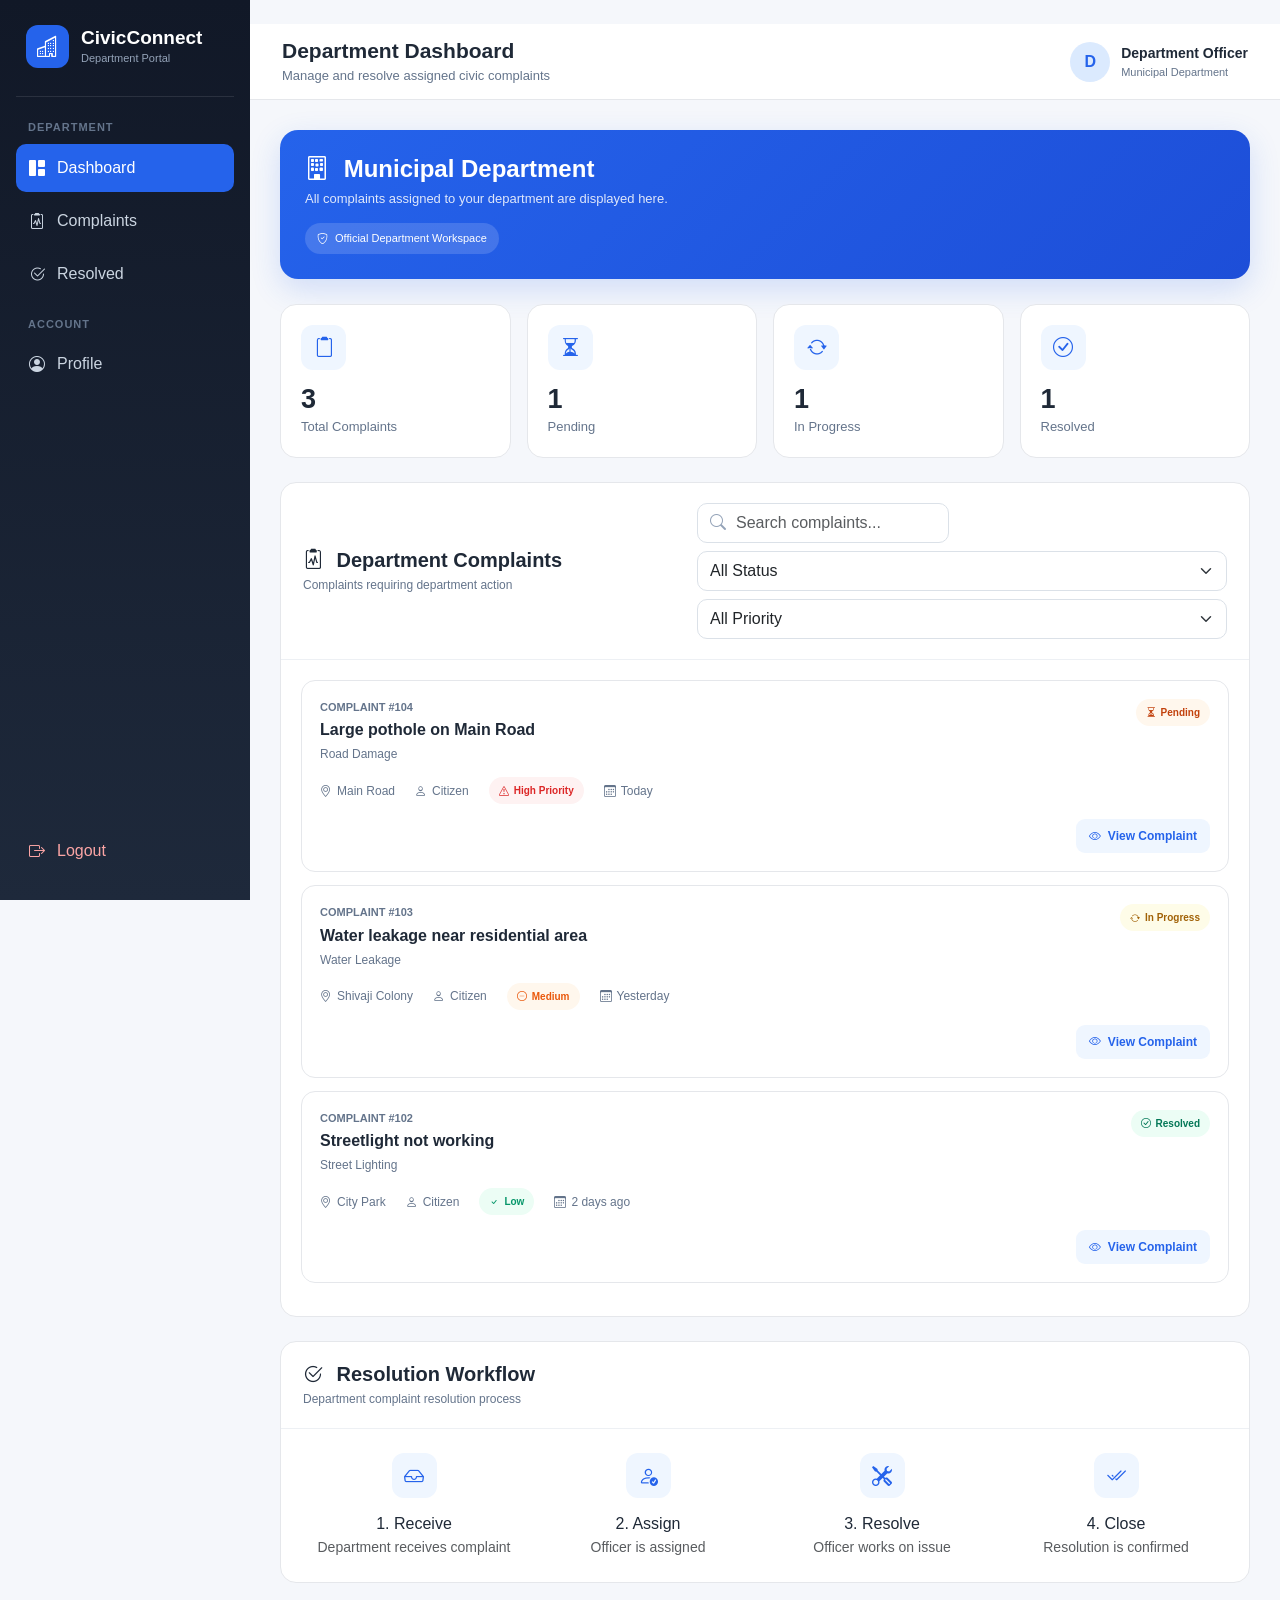
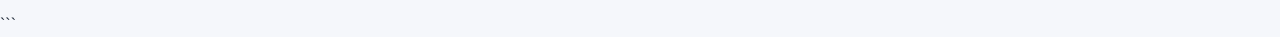
<file: templates/department_dashboard.html>
```html
<!DOCTYPE html>
<html lang="en">
<head>
    <meta charset="UTF-8">
    <meta name="viewport" content="width=device-width, initial-scale=1.0">

    <title>CivicConnect | Department Dashboard</title>

    <link href="https://cdn.jsdelivr.net/npm/bootstrap@5.3.3/dist/css/bootstrap.min.css" rel="stylesheet">
    <link href="https://cdn.jsdelivr.net/npm/bootstrap-icons@1.11.3/font/bootstrap-icons.css" rel="stylesheet">

    <style>
        * {
            box-sizing: border-box;
        }

        body {
            margin: 0;
            font-family: "Segoe UI", Arial, sans-serif;
            background: #f5f7fb;
            color: #1f2937;
        }

        /* ================= SIDEBAR ================= */

        .sidebar {
            position: fixed;
            left: 0;
            top: 0;
            width: 250px;
            height: 100vh;
            background: linear-gradient(180deg, #111827, #1e293b);
            color: white;
            padding: 25px 16px;
            z-index: 1000;
        }

        .brand {
            display: flex;
            align-items: center;
            gap: 12px;
            padding: 0 10px 28px;
            border-bottom: 1px solid rgba(255,255,255,.1);
            margin-bottom: 22px;
        }

        .brand-icon {
            width: 43px;
            height: 43px;
            border-radius: 12px;
            display: flex;
            align-items: center;
            justify-content: center;
            background: #2563eb;
            font-size: 21px;
        }

        .brand h4 {
            margin: 0;
            font-size: 19px;
            font-weight: 700;
        }

        .brand small {
            color: #94a3b8;
            font-size: 11px;
        }

        .nav-title {
            color: #64748b;
            font-size: 11px;
            font-weight: 700;
            text-transform: uppercase;
            letter-spacing: 1px;
            padding: 0 12px;
            margin: 18px 0 8px;
        }

        .sidebar a {
            display: flex;
            align-items: center;
            gap: 12px;
            text-decoration: none;
            color: #cbd5e1;
            padding: 12px 13px;
            border-radius: 10px;
            margin-bottom: 5px;
            transition: .2s;
        }

        .sidebar a:hover {
            background: rgba(255,255,255,.08);
            color: white;
            transform: translateX(3px);
        }

        .sidebar a.active {
            background: #2563eb;
            color: white;
        }

        .logout-link {
            position: absolute;
            left: 16px;
            right: 16px;
            bottom: 20px;
            color: #fca5a5 !important;
        }

        /* ================= MAIN ================= */

        .main {
            margin-left: 250px;
            min-height: 100vh;
        }

        .topbar {
            height: 76px;
            background: white;
            border-bottom: 1px solid #e5e7eb;
            display: flex;
            align-items: center;
            justify-content: space-between;
            padding: 0 32px;
        }

        .page-title h3 {
            margin: 0;
            font-size: 21px;
            font-weight: 700;
        }

        .page-title p {
            margin: 3px 0 0;
            color: #64748b;
            font-size: 13px;
        }

        .profile {
            display: flex;
            align-items: center;
            gap: 11px;
        }

        .avatar {
            width: 40px;
            height: 40px;
            border-radius: 50%;
            background: #dbeafe;
            color: #2563eb;
            display: flex;
            align-items: center;
            justify-content: center;
            font-weight: 700;
        }

        .profile strong {
            font-size: 14px;
        }

        .profile small {
            display: block;
            color: #64748b;
            font-size: 11px;
        }

        .content {
            padding: 30px;
        }

        /* ================= DEPARTMENT HEADER ================= */

        .department-banner {
            background: linear-gradient(135deg, #2563eb, #1d4ed8);
            border-radius: 18px;
            padding: 25px;
            color: white;
            margin-bottom: 25px;
            box-shadow: 0 10px 30px rgba(37,99,235,.18);
        }

        .department-banner h2 {
            font-size: 24px;
            font-weight: 750;
            margin-bottom: 5px;
        }

        .department-banner p {
            margin: 0;
            opacity: .85;
            font-size: 13px;
        }

        .department-tag {
            display: inline-flex;
            align-items: center;
            gap: 7px;
            background: rgba(255,255,255,.15);
            padding: 7px 12px;
            border-radius: 30px;
            font-size: 11px;
            margin-top: 15px;
        }

        /* ================= STAT CARDS ================= */

        .stat-card {
            background: white;
            border: 1px solid #e5e7eb;
            border-radius: 16px;
            padding: 20px;
            height: 100%;
            transition: .25s;
        }

        .stat-card:hover {
            transform: translateY(-4px);
            box-shadow: 0 12px 30px rgba(15,23,42,.08);
        }

        .stat-icon {
            width: 45px;
            height: 45px;
            border-radius: 12px;
            background: #eff6ff;
            color: #2563eb;
            display: flex;
            align-items: center;
            justify-content: center;
            font-size: 20px;
        }

        .stat-card h2 {
            margin: 13px 0 2px;
            font-size: 27px;
            font-weight: 750;
        }

        .stat-card p {
            margin: 0;
            color: #64748b;
            font-size: 13px;
        }

        /* ================= SECTION ================= */

        .section-card {
            background: white;
            border: 1px solid #e5e7eb;
            border-radius: 16px;
            overflow: hidden;
        }

        .section-header {
            padding: 20px 22px;
            border-bottom: 1px solid #edf0f4;
            display: flex;
            justify-content: space-between;
            align-items: center;
            gap: 15px;
        }

        .section-header h5 {
            margin: 0;
            font-weight: 700;
        }

        .section-header p {
            margin: 4px 0 0;
            color: #64748b;
            font-size: 12px;
        }

        /* ================= FILTERS ================= */

        .filters {
            display: flex;
            gap: 8px;
            flex-wrap: wrap;
        }

        .search-box {
            position: relative;
            min-width: 240px;
        }

        .search-box i {
            position: absolute;
            left: 13px;
            top: 11px;
            color: #94a3b8;
        }

        .search-box input {
            height: 40px;
            padding-left: 38px;
            border-radius: 10px;
            border: 1px solid #dbe1e8;
        }

        .filter-select {
            height: 40px;
            border-radius: 10px;
            border: 1px solid #dbe1e8;
            min-width: 130px;
        }

        /* ================= COMPLAINT CARDS ================= */

        .complaints-container {
            padding: 20px;
        }

        .complaint-card {
            border: 1px solid #e5e7eb;
            border-radius: 14px;
            padding: 18px;
            margin-bottom: 13px;
            transition: .2s;
            background: white;
        }

        .complaint-card:hover {
            border-color: #bfdbfe;
            box-shadow: 0 7px 20px rgba(15,23,42,.06);
            transform: translateY(-2px);
        }

        .complaint-top {
            display: flex;
            justify-content: space-between;
            gap: 15px;
        }

        .complaint-id {
            color: #64748b;
            font-size: 11px;
            font-weight: 700;
        }

        .complaint-title {
            font-size: 16px;
            font-weight: 700;
            margin: 3px 0;
        }

        .complaint-type {
            color: #64748b;
            font-size: 12px;
        }

        .complaint-info {
            display: flex;
            gap: 20px;
            flex-wrap: wrap;
            margin-top: 14px;
            color: #64748b;
            font-size: 12px;
        }

        .complaint-info span {
            display: inline-flex;
            align-items: center;
            gap: 5px;
        }

        /* ================= BADGES ================= */

        .status-badge,
        .priority-badge {
            display: inline-flex;
            align-items: center;
            gap: 5px;
            padding: 6px 10px;
            border-radius: 30px;
            font-size: 10px;
            font-weight: 700;
            white-space: nowrap;
        }

        .status-pending {
            background: #fff7ed;
            color: #c2410c;
        }

        .status-assigned {
            background: #eff6ff;
            color: #1d4ed8;
        }

        .status-progress {
            background: #fefce8;
            color: #a16207;
        }

        .status-resolved {
            background: #ecfdf5;
            color: #047857;
        }

        .status-closed {
            background: #f1f5f9;
            color: #475569;
        }

        .priority-high {
            background: #fef2f2;
            color: #dc2626;
        }

        .priority-medium {
            background: #fff7ed;
            color: #ea580c;
        }

        .priority-low {
            background: #ecfdf5;
            color: #059669;
        }

        /* ================= ACTION ================= */

        .action-area {
            display: flex;
            justify-content: flex-end;
            margin-top: 15px;
        }

        .view-btn {
            border: none;
            background: #eff6ff;
            color: #2563eb;
            border-radius: 9px;
            padding: 8px 13px;
            font-size: 12px;
            font-weight: 650;
            text-decoration: none;
            transition: .2s;
        }

        .view-btn:hover {
            background: #2563eb;
            color: white;
        }

        /* ================= EMPTY ================= */

        .empty-state {
            text-align: center;
            padding: 60px 20px;
            color: #64748b;
        }

        .empty-state i {
            display: block;
            font-size: 45px;
            color: #cbd5e1;
            margin-bottom: 12px;
        }

        .empty-state h5 {
            color: #334155;
        }

        /* ================= RESPONSIVE ================= */

        @media(max-width: 900px) {

            .sidebar {
                width: 210px;
            }

            .main {
                margin-left: 210px;
            }

            .content {
                padding: 20px;
            }

            .section-header {
                align-items: flex-start;
                flex-direction: column;
            }

            .search-box {
                width: 100%;
            }
        }

        @media(max-width: 700px) {

            .sidebar {
                position: relative;
                width: 100%;
                height: auto;
            }

            .logout-link {
                position: relative;
                left: auto;
                right: auto;
                bottom: auto;
                margin-top: 15px;
            }

            .main {
                margin-left: 0;
            }

            .topbar {
                padding: 0 18px;
            }

            .profile > div {
                display: none;
            }

            .content {
                padding: 15px;
            }
        }
    </style>
</head>


<body>

<!-- ================= SIDEBAR ================= -->

<aside class="sidebar">

    <div class="brand">

        <div class="brand-icon">
            <i class="bi bi-buildings"></i>
        </div>

        <div>
            <h4>CivicConnect</h4>
            <small>Department Portal</small>
        </div>

    </div>


    <div class="nav-title">
        Department
    </div>


    <a href="#" class="active">
        <i class="bi bi-grid-1x2-fill"></i>
        Dashboard
    </a>


    <a href="#complaints">
        <i class="bi bi-clipboard2-pulse"></i>
        Complaints
    </a>


    <a href="#resolved">
        <i class="bi bi-check2-circle"></i>
        Resolved
    </a>


    <div class="nav-title">
        Account
    </div>


    <a href="#">
        <i class="bi bi-person-circle"></i>
        Profile
    </a>


    <a href="#" class="logout-link">
        <i class="bi bi-box-arrow-right"></i>
        Logout
    </a>

</aside>


<!-- ================= MAIN ================= -->

<main class="main">


    <!-- TOPBAR -->

    <header class="topbar">

        <div class="page-title">

            <h3>Department Dashboard</h3>

            <p>
                Manage and resolve assigned civic complaints
            </p>

        </div>


        <div class="profile">

            <div class="avatar">
                D
            </div>

            <div>

                <strong>Department Officer</strong>

                <small>
                    Municipal Department
                </small>

            </div>

        </div>

    </header>


    <section class="content">


        <!-- ================= DEPARTMENT BANNER ================= -->

        <div class="department-banner">

            <h2>
                <i class="bi bi-building me-2"></i>
                Municipal Department
            </h2>

            <p>
                All complaints assigned to your department are displayed here.
            </p>

            <span class="department-tag">
                <i class="bi bi-shield-check"></i>
                Official Department Workspace
            </span>

        </div>


        <!-- ================= STATISTICS ================= -->

        <div class="row g-3 mb-4">


            <div class="col-lg-3 col-md-6">

                <div class="stat-card">

                    <div class="stat-icon">
                        <i class="bi bi-clipboard2"></i>
                    </div>

                    <h2 id="totalCount">0</h2>

                    <p>
                        Total Complaints
                    </p>

                </div>

            </div>


            <div class="col-lg-3 col-md-6">

                <div class="stat-card">

                    <div class="stat-icon">
                        <i class="bi bi-hourglass-split"></i>
                    </div>

                    <h2 id="pendingCount">0</h2>

                    <p>
                        Pending
                    </p>

                </div>

            </div>


            <div class="col-lg-3 col-md-6">

                <div class="stat-card">

                    <div class="stat-icon">
                        <i class="bi bi-arrow-repeat"></i>
                    </div>

                    <h2 id="progressCount">0</h2>

                    <p>
                        In Progress
                    </p>

                </div>

            </div>


            <div class="col-lg-3 col-md-6">

                <div class="stat-card">

                    <div class="stat-icon">
                        <i class="bi bi-check-circle"></i>
                    </div>

                    <h2 id="resolvedCount">0</h2>

                    <p>
                        Resolved
                    </p>

                </div>

            </div>

        </div>


        <!-- ================= COMPLAINTS ================= -->

        <div class="section-card" id="complaints">


            <div class="section-header">

                <div>

                    <h5>
                        <i class="bi bi-clipboard2-pulse me-2"></i>
                        Department Complaints
                    </h5>

                    <p>
                        Complaints requiring department action
                    </p>

                </div>


                <div class="filters">

                    <div class="search-box">

                        <i class="bi bi-search"></i>

                        <input
                            type="text"
                            id="searchInput"
                            class="form-control"
                            placeholder="Search complaints..."
                        >

                    </div>


                    <select
                        id="statusFilter"
                        class="form-select filter-select">

                        <option value="all">
                            All Status
                        </option>

                        <option value="Pending">
                            Pending
                        </option>

                        <option value="Assigned">
                            Assigned
                        </option>

                        <option value="In Progress">
                            In Progress
                        </option>

                        <option value="Resolved">
                            Resolved
                        </option>

                        <option value="Closed">
                            Closed
                        </option>

                    </select>


                    <select
                        id="priorityFilter"
                        class="form-select filter-select">

                        <option value="all">
                            All Priority
                        </option>

                        <option value="High">
                            High
                        </option>

                        <option value="Medium">
                            Medium
                        </option>

                        <option value="Low">
                            Low
                        </option>

                    </select>

                </div>

            </div>


            <div class="complaints-container"
                 id="complaintsContainer">


                <!-- ================= SAMPLE COMPLAINT ================= -->

                <div class="complaint-card"
                     data-status="Pending"
                     data-priority="High"
                     data-search="pothole main road road public works">


                    <div class="complaint-top">

                        <div>

                            <div class="complaint-id">
                                COMPLAINT #104
                            </div>

                            <div class="complaint-title">
                                Large pothole on Main Road
                            </div>

                            <div class="complaint-type">
                                Road Damage
                            </div>

                        </div>


                        <div>

                            <span class="status-badge status-pending">
                                <i class="bi bi-hourglass-split"></i>
                                Pending
                            </span>

                        </div>

                    </div>


                    <div class="complaint-info">

                        <span>
                            <i class="bi bi-geo-alt"></i>
                            Main Road
                        </span>

                        <span>
                            <i class="bi bi-person"></i>
                            Citizen
                        </span>

                        <span class="priority-badge priority-high">
                            <i class="bi bi-exclamation-triangle"></i>
                            High Priority
                        </span>

                        <span>
                            <i class="bi bi-calendar3"></i>
                            Today
                        </span>

                    </div>


                    <div class="action-area">

                        <a href="#"
                           class="view-btn">

                            <i class="bi bi-eye me-1"></i>
                            View Complaint

                        </a>

                    </div>

                </div>


                <!-- ================= SAMPLE COMPLAINT ================= -->

                <div class="complaint-card"
                     data-status="In Progress"
                     data-priority="Medium"
                     data-search="water leakage colony water supply">


                    <div class="complaint-top">

                        <div>

                            <div class="complaint-id">
                                COMPLAINT #103
                            </div>

                            <div class="complaint-title">
                                Water leakage near residential area
                            </div>

                            <div class="complaint-type">
                                Water Leakage
                            </div>

                        </div>


                        <div>

                            <span class="status-badge status-progress">
                                <i class="bi bi-arrow-repeat"></i>
                                In Progress
                            </span>

                        </div>

                    </div>


                    <div class="complaint-info">

                        <span>
                            <i class="bi bi-geo-alt"></i>
                            Shivaji Colony
                        </span>

                        <span>
                            <i class="bi bi-person"></i>
                            Citizen
                        </span>

                        <span class="priority-badge priority-medium">
                            <i class="bi bi-dash-circle"></i>
                            Medium
                        </span>

                        <span>
                            <i class="bi bi-calendar3"></i>
                            Yesterday
                        </span>

                    </div>


                    <div class="action-area">

                        <a href="#"
                           class="view-btn">

                            <i class="bi bi-eye me-1"></i>
                            View Complaint

                        </a>

                    </div>

                </div>


                <!-- ================= SAMPLE COMPLAINT ================= -->

                <div class="complaint-card"
                     data-status="Resolved"
                     data-priority="Low"
                     data-search="streetlight park electrical">


                    <div class="complaint-top">

                        <div>

                            <div class="complaint-id">
                                COMPLAINT #102
                            </div>

                            <div class="complaint-title">
                                Streetlight not working
                            </div>

                            <div class="complaint-type">
                                Street Lighting
                            </div>

                        </div>


                        <div>

                            <span class="status-badge status-resolved">
                                <i class="bi bi-check-circle"></i>
                                Resolved
                            </span>

                        </div>

                    </div>


                    <div class="complaint-info">

                        <span>
                            <i class="bi bi-geo-alt"></i>
                            City Park
                        </span>

                        <span>
                            <i class="bi bi-person"></i>
                            Citizen
                        </span>

                        <span class="priority-badge priority-low">
                            <i class="bi bi-check"></i>
                            Low
                        </span>

                        <span>
                            <i class="bi bi-calendar3"></i>
                            2 days ago
                        </span>

                    </div>


                    <div class="action-area">

                        <a href="#"
                           class="view-btn">

                            <i class="bi bi-eye me-1"></i>
                            View Complaint

                        </a>

                    </div>

                </div>


            </div>


            <!-- EMPTY RESULT -->

            <div id="emptyResult"
                 class="empty-state"
                 style="display:none;">

                <i class="bi bi-search"></i>

                <h5>
                    No complaints found
                </h5>

                <p>
                    Try changing the search or filters.
                </p>

            </div>

        </div>


        <!-- ================= RESOLUTION INFO ================= -->

        <div class="section-card mt-4"
             id="resolved">

            <div class="section-header">

                <div>

                    <h5>
                        <i class="bi bi-check2-circle me-2"></i>
                        Resolution Workflow
                    </h5>

                    <p>
                        Department complaint resolution process
                    </p>

                </div>

            </div>


            <div class="p-4">

                <div class="row g-3">

                    <div class="col-md-3">

                        <div class="text-center">

                            <div class="stat-icon mx-auto">
                                <i class="bi bi-inbox"></i>
                            </div>

                            <h6 class="mt-3 mb-1">
                                1. Receive
                            </h6>

                            <small class="text-muted">
                                Department receives complaint
                            </small>

                        </div>

                    </div>


                    <div class="col-md-3">

                        <div class="text-center">

                            <div class="stat-icon mx-auto">
                                <i class="bi bi-person-check"></i>
                            </div>

                            <h6 class="mt-3 mb-1">
                                2. Assign
                            </h6>

                            <small class="text-muted">
                                Officer is assigned
                            </small>

                        </div>

                    </div>


                    <div class="col-md-3">

                        <div class="text-center">

                            <div class="stat-icon mx-auto">
                                <i class="bi bi-tools"></i>
                            </div>

                            <h6 class="mt-3 mb-1">
                                3. Resolve
                            </h6>

                            <small class="text-muted">
                                Officer works on issue
                            </small>

                        </div>

                    </div>


                    <div class="col-md-3">

                        <div class="text-center">

                            <div class="stat-icon mx-auto">
                                <i class="bi bi-check2-all"></i>
                            </div>

                            <h6 class="mt-3 mb-1">
                                4. Close
                            </h6>

                            <small class="text-muted">
                                Resolution is confirmed
                            </small>

                        </div>

                    </div>

                </div>

            </div>

        </div>

    </section>

</main>


<script>

    /* =========================
       SAMPLE DATA COUNTERS
    ========================= */

    const cards =
        document.querySelectorAll(".complaint-card");

    let total = cards.length;
    let pending = 0;
    let progress = 0;
    let resolved = 0;

    cards.forEach(card => {

        const status = card.dataset.status;

        if (status === "Pending") {
            pending++;
        }

        if (status === "In Progress") {
            progress++;
        }

        if (status === "Resolved" ||
            status === "Closed") {
            resolved++;
        }

    });

    document.getElementById("totalCount").textContent = total;
    document.getElementById("pendingCount").textContent = pending;
    document.getElementById("progressCount").textContent = progress;
    document.getElementById("resolvedCount").textContent = resolved;


    /* =========================
       SEARCH + FILTER
    ========================= */

    const searchInput =
        document.getElementById("searchInput");

    const statusFilter =
        document.getElementById("statusFilter");

    const priorityFilter =
        document.getElementById("priorityFilter");

    const emptyResult =
        document.getElementById("emptyResult");


    function filterComplaints() {

        const search =
            searchInput.value.toLowerCase().trim();

        const selectedStatus =
            statusFilter.value;

        const selectedPriority =
            priorityFilter.value;

        let visible = 0;


        cards.forEach(card => {

            const cardSearch =
                card.dataset.search.toLowerCase();

            const cardStatus =
                card.dataset.status;

            const cardPriority =
                card.dataset.priority;


            const searchMatch =
                cardSearch.includes(search);

            const statusMatch =
                selectedStatus === "all" ||
                cardStatus === selectedStatus;

            const priorityMatch =
                selectedPriority === "all" ||
                cardPriority === selectedPriority;


            if (
                searchMatch &&
                statusMatch &&
                priorityMatch
            ) {

                card.style.display = "block";
                visible++;

            } else {

                card.style.display = "none";

            }

        });


        emptyResult.style.display =
            visible === 0
                ? "block"
                : "none";

    }


    searchInput.addEventListener(
        "input",
        filterComplaints
    );

    statusFilter.addEventListener(
        "change",
        filterComplaints
    );

    priorityFilter.addEventListener(
        "change",
        filterComplaints
    );

</script>

</body>
</html>
```
</file>
